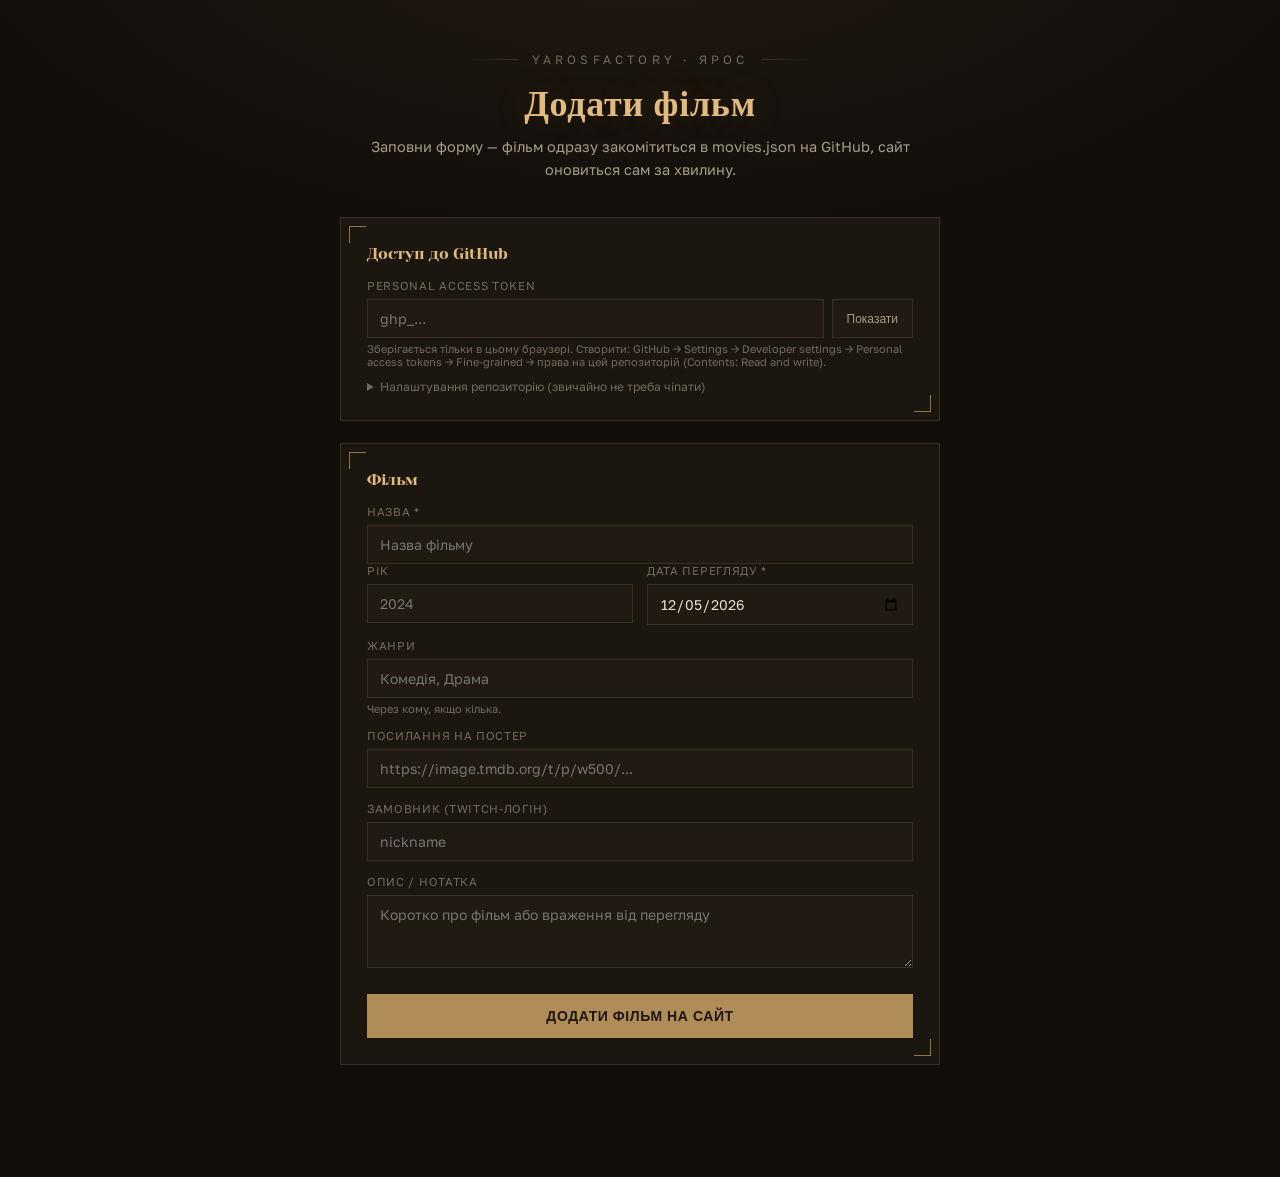
<file: add movie.html>
<!DOCTYPE html>
<html lang="uk">
<head>
<meta charset="UTF-8">
<meta name="viewport" content="width=device-width, initial-scale=1.0">
<title>Додати фільм — адмінка</title>
<link rel="preconnect" href="https://fonts.googleapis.com">
<link rel="preconnect" href="https://fonts.gstatic.com" crossorigin>
<link href="https://fonts.googleapis.com/css2?family=Yeseva+One&family=Golos+Text:wght@400;500;600;700&display=swap" rel="stylesheet">
<link rel="stylesheet" href="common.css">
<style>
  .wrap{ max-width:640px; padding:52px 20px 90px; }
  header{ margin-bottom:36px; }
  h1{ font-size:clamp(26px, 4vw, 36px); }
  .sub{ max-width:100%; }

  .panel{
    background:var(--panel); border:1px solid var(--border); padding:26px;
    margin-bottom:22px; position:relative;
  }
  .panel::before, .panel::after{ content:""; position:absolute; width:16px; height:16px; opacity:0.8; }
  .panel::before{ top:8px; left:8px; border-top:1px solid var(--gold); border-left:1px solid var(--gold); }
  .panel::after{ bottom:8px; right:8px; border-bottom:1px solid var(--gold); border-right:1px solid var(--gold); }

  .panel h2{
    font-family:'Yeseva One', serif; font-weight:400; font-size:16px;
    color:var(--gold-bright); margin:0 0 16px;
  }

  label{ display:block; font-size:11.5px; letter-spacing:0.06em; text-transform:uppercase; color:var(--text-mute); margin:14px 0 6px; }
  label:first-child{ margin-top:0; }
  input[type=text], input[type=number], input[type=date], input[type=password], textarea{
    width:100%; background:var(--panel-2); border:1px solid var(--border); color:var(--text);
    padding:10px 12px; font-family:'Golos Text', sans-serif; font-size:14px; outline:none;
    transition:border-color .2s; resize:vertical;
  }
  input:focus, textarea:focus{ border-color:var(--gold); }
  .row{ display:grid; grid-template-columns:1fr 1fr; gap:14px; }
  .hint{ font-size:11px; color:var(--text-mute); margin-top:4px; }

  .token-row{ display:flex; gap:8px; align-items:flex-end; }
  .token-row > div{ flex:1; }
  .token-row button{
    flex:0 0 auto; height:39px; padding:0 14px; background:var(--panel-2); border:1px solid var(--border);
    color:var(--text-dim); cursor:pointer; font-size:12px;
  }
  .token-row button:hover{ border-color:var(--gold); color:var(--text); }

  .submit-btn{
    width:100%; margin-top:22px; background:var(--gold); border:1px solid var(--gold); color:#1b1610;
    padding:13px; font-size:14px; font-weight:600; letter-spacing:0.04em; text-transform:uppercase;
    cursor:pointer; transition:background .15s;
  }
  .submit-btn:hover{ background:var(--gold-bright); }
  .submit-btn:disabled{ opacity:0.5; cursor:default; }

  .status{ margin-top:16px; padding:14px 16px; font-size:13.5px; line-height:1.6; display:none; }
  .status.show{ display:block; }
  .status.ok{ border:1px solid rgba(83,116,104,0.5); color:var(--teal); background:rgba(83,116,104,0.08); }
  .status.err{ border:1px solid #8a4a3d; color:#c98a7a; background:rgba(138,74,61,0.08); }
  .status a{ color:inherit; font-weight:600; }

  details{ margin-top:6px; }
  details summary{ font-size:12px; color:var(--text-mute); cursor:pointer; }
  details .row{ margin-top:12px; }
</style>
</head>
<body>

<div class="wrap">
  <header>
    <div class="eyebrow">yarosfactory · ярос</div>
    <h1>Додати фільм</h1>
    <p class="sub">Заповни форму — фільм одразу закомітиться в movies.json на GitHub, сайт оновиться сам за хвилину.</p>
  </header>

  <div class="panel">
    <h2>Доступ до GitHub</h2>
    <label for="ghToken">Personal Access Token</label>
    <div class="token-row">
      <div><input type="password" id="ghToken" placeholder="ghp_..."></div>
      <button type="button" id="toggleToken">Показати</button>
    </div>
    <p class="hint">Зберігається тільки в цьому браузері. Створити: GitHub → Settings → Developer settings → Personal access tokens → Fine-grained → права на цей репозиторій (Contents: Read and write).</p>

    <details>
      <summary>Налаштування репозиторію (звичайно не треба чіпати)</summary>
      <div class="row">
        <div>
          <label for="ghOwner">Власник репозиторію</label>
          <input type="text" id="ghOwner" value="yarosfactory-twitch">
        </div>
        <div>
          <label for="ghRepo">Репозиторій</label>
          <input type="text" id="ghRepo" value="movies">
        </div>
      </div>
      <div class="row">
        <div>
          <label for="ghPath">Файл</label>
          <input type="text" id="ghPath" value="movies.json">
        </div>
        <div>
          <label for="ghBranch">Гілка</label>
          <input type="text" id="ghBranch" value="main">
        </div>
      </div>
    </details>
  </div>

  <form class="panel" id="movieForm">
    <h2>Фільм</h2>
    <label for="fTitle">Назва *</label>
    <input type="text" id="fTitle" required placeholder="Назва фільму">

    <div class="row">
      <div>
        <label for="fYear">Рік</label>
        <input type="number" id="fYear" placeholder="2024">
      </div>
      <div>
        <label for="fWatched">Дата перегляду *</label>
        <input type="date" id="fWatched" required>
      </div>
    </div>

    <label for="fGenre">Жанри</label>
    <input type="text" id="fGenre" placeholder="Комедія, Драма">
    <p class="hint">Через кому, якщо кілька.</p>

    <label for="fPoster">Посилання на постер</label>
    <input type="text" id="fPoster" placeholder="https://image.tmdb.org/t/p/w500/...">

    <label for="fOrderedBy">Замовник (Twitch-логін)</label>
    <input type="text" id="fOrderedBy" placeholder="nickname">

    <label for="fNote">Опис / нотатка</label>
    <textarea id="fNote" rows="3" placeholder="Коротко про фільм або враження від перегляду"></textarea>

    <button type="submit" class="submit-btn" id="submitBtn">Додати фільм на сайт</button>

    <div class="status" id="statusBox"></div>
  </form>
</div>

<script>
const LS_KEYS = { token:'am_gh_token', owner:'am_gh_owner', repo:'am_gh_repo', path:'am_gh_path', branch:'am_gh_branch' };

const tokenInput = document.getElementById('ghToken');
const ownerInput = document.getElementById('ghOwner');
const repoInput = document.getElementById('ghRepo');
const pathInput = document.getElementById('ghPath');
const branchInput = document.getElementById('ghBranch');
const toggleBtn = document.getElementById('toggleToken');
const form = document.getElementById('movieForm');
const submitBtn = document.getElementById('submitBtn');
const statusBox = document.getElementById('statusBox');
const watchedInput = document.getElementById('fWatched');

// restore saved settings
tokenInput.value = localStorage.getItem(LS_KEYS.token) || '';
ownerInput.value = localStorage.getItem(LS_KEYS.owner) || ownerInput.value;
repoInput.value = localStorage.getItem(LS_KEYS.repo) || repoInput.value;
pathInput.value = localStorage.getItem(LS_KEYS.path) || pathInput.value;
branchInput.value = localStorage.getItem(LS_KEYS.branch) || branchInput.value;

// default watched date = today
const today = new Date();
watchedInput.value = today.getFullYear() + '-' + String(today.getMonth()+1).padStart(2,'0') + '-' + String(today.getDate()).padStart(2,'0');

[tokenInput, ownerInput, repoInput, pathInput, branchInput].forEach((el, i) => {
  const key = [LS_KEYS.token, LS_KEYS.owner, LS_KEYS.repo, LS_KEYS.path, LS_KEYS.branch][i];
  el.addEventListener('change', () => localStorage.setItem(key, el.value.trim()));
});

toggleBtn.addEventListener('click', () => {
  const isPw = tokenInput.type === 'password';
  tokenInput.type = isPw ? 'text' : 'password';
  toggleBtn.textContent = isPw ? 'Сховати' : 'Показати';
});

function showStatus(kind, html){
  statusBox.className = 'status show ' + kind;
  statusBox.innerHTML = html;
}

function decodeBase64Utf8(b64){
  return decodeURIComponent(escape(atob(b64.replace(/\n/g, ''))));
}
function encodeBase64Utf8(str){
  return btoa(unescape(encodeURIComponent(str)));
}
function slugify(str){
  return (str || 'movie').toString().trim().toLowerCase()
    .replace(/[^\p{L}\p{N}]+/gu, '-').replace(/^-+|-+$/g, '') || 'movie';
}

form.addEventListener('submit', async (e) => {
  e.preventDefault();
  statusBox.className = 'status';

  const token = tokenInput.value.trim();
  const owner = ownerInput.value.trim();
  const repo = repoInput.value.trim();
  const path = pathInput.value.trim();
  const branch = branchInput.value.trim() || 'main';

  if(!token){
    showStatus('err', 'Встав спочатку GitHub-токен.');
    return;
  }

  const title = document.getElementById('fTitle').value.trim();
  const yearVal = document.getElementById('fYear').value.trim();
  const watched = document.getElementById('fWatched').value;
  const genreVal = document.getElementById('fGenre').value.trim();
  const poster = document.getElementById('fPoster').value.trim();
  const orderedBy = document.getElementById('fOrderedBy').value.trim();
  const note = document.getElementById('fNote').value.trim();

  if(!title || !watched){
    showStatus('err', 'Заповни принаймні назву й дату перегляду.');
    return;
  }

  const movie = { title };
  if(yearVal) movie.year = parseInt(yearVal, 10);
  if(genreVal){
    const genres = genreVal.split(',').map(g => g.trim()).filter(Boolean);
    movie.genre = genres.length > 1 ? genres : genres[0];
  }
  movie.watched = watched;
  if(note) movie.note = note;
  if(poster) movie.poster = poster;
  if(orderedBy) movie.orderedBy = orderedBy;

  submitBtn.disabled = true;
  submitBtn.textContent = 'Зберігаю…';

  const apiUrl = `https://api.github.com/repos/${owner}/${repo}/contents/${path}`;
  const headers = {
    'Authorization': `token ${token}`,
    'Accept': 'application/vnd.github+json'
  };

  try{
    const getRes = await fetch(`${apiUrl}?ref=${encodeURIComponent(branch)}`, { headers });
    if(!getRes.ok){
      if(getRes.status === 401) throw new Error('Токен недійсний або прострочений.');
      if(getRes.status === 404) throw new Error('Файл або репозиторій не знайдено — перевір налаштування нижче.');
      throw new Error(`Помилка читання файлу (${getRes.status}).`);
    }
    const getData = await getRes.json();
    const currentContent = decodeBase64Utf8(getData.content);
    let arr;
    try{
      arr = JSON.parse(currentContent);
    }catch(parseErr){
      throw new Error('movies.json пошкоджений або не є валідним JSON — перевір файл на GitHub вручну.');
    }
    if(!Array.isArray(arr)) throw new Error('movies.json має бути масивом.');

    arr.push(movie);
    const newContent = JSON.stringify(arr, null, 2) + '\n';

    const putRes = await fetch(apiUrl, {
      method: 'PUT',
      headers: { ...headers, 'Content-Type': 'application/json' },
      body: JSON.stringify({
        message: `Додано фільм: ${title}`,
        content: encodeBase64Utf8(newContent),
        sha: getData.sha,
        branch: branch
      })
    });

    if(!putRes.ok){
      if(putRes.status === 409) throw new Error('Файл змінився паралельно (конфлікт версій) — онови сторінку і спробуй ще раз.');
      if(putRes.status === 403) throw new Error('Токену бракує прав на запис (Contents: Read and write) для цього репозиторію.');
      throw new Error(`Помилка запису (${putRes.status}).`);
    }

    showStatus('ok', `«${title}» додано! Сайт оновиться протягом хвилини — <a href="movie.html?id=${encodeURIComponent(slugify(title))}" target="_blank">перевірити сторінку фільму →</a>`);
    form.reset();
    watchedInput.value = today.getFullYear() + '-' + String(today.getMonth()+1).padStart(2,'0') + '-' + String(today.getDate()).padStart(2,'0');
  }catch(err){
    showStatus('err', escapeHtml(err.message));
  }finally{
    submitBtn.disabled = false;
    submitBtn.textContent = 'Додати фільм на сайт';
  }
});

function escapeHtml(str){
  const d = document.createElement('div');
  d.textContent = str ?? '';
  return d.innerHTML;
}
</script>

</body>
</html>
</file>
<file: common.css>
/* ===== Спільні стилі для всіх сторінок сайту ===== */
:root{
  --bg:#120e0a;
  --bg-glow: radial-gradient(1200px 600px at 50% -10%, rgba(176,141,87,0.10), transparent 60%);
  --panel:#1b1610;
  --panel-2:#211a12;
  --border:#3a2f20;
  --border-soft: rgba(176,141,87,0.25);
  --gold:#b08d57;
  --gold-bright:#e0bb7d;
  --teal:#537468;
  --text:#e9e0cd;
  --text-dim:#a89b83;
  --text-mute:#75695a;
}

*{box-sizing:border-box;}
html{scroll-behavior:smooth;}
body{
  margin:0;
  background: var(--bg-glow), var(--bg);
  color:var(--text);
  font-family:'Golos Text', sans-serif;
  min-height:100vh;
  -webkit-font-smoothing:antialiased;
  overflow-x:hidden;
}

.wrap{ max-width:1100px; margin:0 auto; padding:52px 16px 90px; }

header{ text-align:center; margin-bottom:36px; }
.eyebrow{
  font-size:12px; letter-spacing:0.35em; text-transform:uppercase; color:var(--text-mute);
  margin-bottom:16px; display:flex; align-items:center; justify-content:center; gap:14px;
}
.eyebrow::before, .eyebrow::after{ content:""; height:1px; width:48px; background:linear-gradient(90deg, transparent, var(--border-soft)); }
.eyebrow::after{ background:linear-gradient(90deg, var(--border-soft), transparent); }

h1{
  font-family:'Spectral', serif; font-weight:600; font-size:clamp(28px, 4.5vw, 44px);
  letter-spacing:0.02em; margin:0 0 10px; color:var(--gold-bright);
  text-shadow:0 0 40px rgba(224,187,125,0.18);
}
.sub{ color:var(--text-dim); font-size:14.5px; max-width:480px; margin:0 auto; line-height:1.6; }

.pagenav{ margin-top:20px; display:flex; gap:18px; justify-content:center; flex-wrap:wrap; }
.pagenav a{
  color:var(--text-mute); font-size:12px; letter-spacing:0.08em; text-transform:uppercase;
  text-decoration:none; border-bottom:1px solid var(--border); padding-bottom:2px;
  transition:color .15s, border-color .15s; background:none; border-top:none; border-left:none; border-right:none;
  cursor:pointer; font-family:inherit;
}
.pagenav a:hover{ color:var(--gold-bright); border-color:var(--gold); }

.auth-widget{
  margin-top:14px; display:flex; gap:14px; align-items:center; justify-content:center;
  flex-wrap:wrap; font-size:12px;
}
.auth-widget a, .auth-widget button{
  color:var(--text-mute); text-decoration:none; border-bottom:1px solid var(--border);
  background:none; border-top:none; border-left:none; border-right:none;
  cursor:pointer; font-family:inherit; font-size:12px; padding:0 0 2px;
  transition:color .15s, border-color .15s;
}
.auth-widget a:hover, .auth-widget button:hover{ color:var(--gold-bright); border-color:var(--gold); }
.auth-widget .auth-name{ color:var(--gold-bright); font-weight:600; border:none; padding:0; }
.auth-widget .auth-login{
  border:1px solid var(--gold); padding:7px 16px; color:var(--gold-bright);
  text-transform:uppercase; letter-spacing:0.05em; font-size:11px;
}
.auth-widget .auth-login:hover{ background:var(--gold); color:#1b1610; }

.live-badge{
  text-align:center; margin-top:14px;
}
.live-badge a{
  display:inline-block; color:#e05252; text-decoration:none; font-size:12px; font-weight:600;
  letter-spacing:0.03em; border:1px solid #e05252; padding:6px 14px;
  background:rgba(224,82,82,0.08); animation:liveBlink 2s ease-in-out infinite;
  transition:background .15s, color .15s;
}
.live-badge a:hover{ background:#e05252; color:#1b1610; }
@keyframes liveBlink{
  0%, 100%{ box-shadow:0 0 0 rgba(224,82,82,0); }
  50%{ box-shadow:0 0 12px rgba(224,82,82,0.5); }
}

.status-tag{
  display:inline-flex; align-items:center; gap:6px;
  font-size:11px; letter-spacing:0.14em; text-transform:uppercase;
  padding:6px 12px; border:1px solid var(--border-soft); color:var(--gold-bright);
  margin-bottom:14px;
}
.status-tag.watched{ color:var(--teal); border-color:rgba(83,116,104,0.4); }
.status-tag.planned, .status-tag.today-empty{ color:var(--text-mute); border-color:var(--border); }
.status-tag .dot{ width:6px; height:6px; border-radius:50%; background:currentColor; }

.bar{ display:flex; gap:3px; max-width:200px; }
.bar span{ height:5px; flex:1; background:var(--panel-2); border:1px solid var(--border); }
.bar span.filled{ background:var(--gold); border-color:var(--gold-bright); }

.badge-rating{
  position:absolute; top:8px; left:8px; z-index:2;
  background:rgba(18,14,10,0.82); border:1px solid var(--border-soft); color:var(--gold-bright);
  font-size:11px; font-weight:600; letter-spacing:0.03em; padding:4px 8px;
  display:flex; align-items:center; gap:4px;
}
.badge-rating svg{ width:10px; height:10px; fill:var(--gold-bright); }

.twitch-link{
  display:inline-flex; align-items:center; gap:8px; margin-top:16px;
  border:1px solid var(--gold); color:var(--gold-bright); text-decoration:none;
  padding:10px 20px; font-size:13px; letter-spacing:0.05em; text-transform:uppercase;
  transition:background .18s, color .18s;
}
.twitch-link:hover{ background:var(--gold); color:#1b1610; }

.empty-state{
  text-align:center; padding:60px 20px; color:var(--text-mute); font-size:14px;
  border:1px dashed var(--border); margin-top:20px;
}

/* ---------- Viewer rating ---------- */
.viewer-rating h3{
  font-family:'Spectral', serif; font-weight:600; font-size:16px;
  color:var(--gold-bright); margin:0 0 10px;
}
.rating-avg{ font-size:14px; color:var(--text); margin-bottom:14px; }
.rate-hint{ font-size:11.5px; color:var(--text-mute); margin-bottom:8px; }
.rate-picker{ display:flex; gap:5px; flex-wrap:wrap; }
.rate-picker button{
  width:30px; height:30px; border:1px solid var(--border); background:var(--panel-2);
  color:var(--text-dim); font-family:'Golos Text', sans-serif; font-size:12.5px; font-weight:600;
  cursor:pointer; transition:background .12s, border-color .12s, color .12s;
}
.rate-picker button:hover{ border-color:var(--gold); }
.rate-picker button.active{ background:var(--gold); border-color:var(--gold-bright); color:#1b1610; }

/* ---------- Reactions ---------- */
.reactions{ display:flex; gap:8px; flex-wrap:wrap; }
.reaction-btn{
  display:flex; flex-direction:column; align-items:center; gap:3px;
  background:var(--panel-2); border:1px solid var(--border);
  padding:8px 12px; cursor:pointer; font-family:inherit;
  transition:border-color .15s, transform .1s;
}
.reaction-btn:hover{ border-color:var(--gold); }
.reaction-btn:active{ transform:scale(0.94); }
.reaction-btn.reacted{ border-color:var(--gold-bright); background:rgba(224,187,125,0.08); }
.reaction-btn .emoji{ font-size:18px; line-height:1; }
.reaction-btn .count{ font-size:11px; color:var(--text-mute); }
.reaction-btn.reacted .count{ color:var(--gold-bright); }

/* ---------- Comments ---------- */
.comments h3{
  font-family:'Spectral', serif; font-weight:600; font-size:16px;
  color:var(--gold-bright); margin:0 0 14px;
}
.comment-form{ display:flex; flex-direction:column; gap:8px; margin-bottom:20px; }
.comment-form input, .comment-form textarea{
  background:var(--panel-2); border:1px solid var(--border); color:var(--text);
  padding:10px 12px; font-family:'Golos Text', sans-serif; font-size:13.5px; outline:none;
  resize:vertical; transition:border-color .2s;
}
.comment-form input::placeholder, .comment-form textarea::placeholder{ color:var(--text-mute); }
.comment-form input:focus, .comment-form textarea:focus{ border-color:var(--gold); }
.comment-form button{
  align-self:flex-end;
  background:var(--gold); border:1px solid var(--gold); color:#1b1610;
  padding:9px 20px; font-size:12.5px; letter-spacing:0.05em; text-transform:uppercase;
  cursor:pointer; font-weight:600; transition:background .15s;
}
.comment-form button:hover{ background:var(--gold-bright); }
.comment-form button:disabled{ opacity:0.5; cursor:default; }
.comment-hint{ font-size:11px; color:var(--text-mute); }
.comment-error{ font-size:12px; color:#c98a7a; margin-top:2px; }
.comment-as{ font-size:13px; color:var(--text-dim); }
.comment-as strong{ color:var(--gold-bright); }

.comment-list{ display:flex; flex-direction:column; gap:12px; }
.comment-item{ border:1px solid var(--border); background:var(--panel); padding:12px 14px; }
.comment-item .c-head{ display:flex; justify-content:space-between; align-items:baseline; margin-bottom:6px; gap:10px; }
.comment-item .c-name{ font-size:12.5px; color:var(--gold-bright); font-weight:600; }
.comment-item .c-date{ font-size:10.5px; color:var(--text-mute); white-space:nowrap; }
.comment-item .c-text{ font-size:13.5px; color:var(--text-dim); line-height:1.5; white-space:pre-wrap; word-break:break-word; }
.comments-empty{ font-size:13px; color:var(--text-mute); text-align:center; padding:14px 0; }
.comments-loading{ font-size:12px; color:var(--text-mute); text-align:center; padding:10px 0; }

.empty-mini{ font-size:13px; color:var(--text-mute); text-align:center; padding:20px 0; }

/* ---------- Wishlist cards (wishlist.html, my-wishlist.html) ---------- */
.wish-grid{ display:grid; grid-template-columns:repeat(auto-fill, minmax(150px, 1fr)); gap:18px 14px; }
.wish-card{ background:var(--panel); border:1px solid var(--border); overflow:hidden; cursor:pointer; transition:border-color .15s; }
.wish-card:hover{ border-color:var(--gold); }
.wish-poster{
  aspect-ratio:2/3; background:var(--panel-2) center/cover no-repeat; position:relative;
}
.wish-poster img{ position:absolute; inset:0; width:100%; height:100%; object-fit:cover; }
.wish-poster .no-poster{
  position:absolute; inset:0; display:flex; align-items:center; justify-content:center;
  text-align:center; padding:10px; font-family:'Spectral', serif; font-size:13px; color:var(--text-mute);
}
.wish-info{ padding:10px 12px 12px; }
.wish-info h3{ font-family:'Spectral', serif; font-weight:600; font-size:13.5px; color:var(--text); margin:0 0 4px; line-height:1.3; }
.wish-info .meta{ font-size:10.5px; color:var(--text-mute); margin-bottom:6px; }
.wish-info .wanted{ font-size:11px; color:var(--teal); }
.wish-info .wanted strong{ color:var(--gold-bright); }

.publish-link{
  font-size:11px; color:var(--gold-bright); text-decoration:none;
  border-bottom:1px solid var(--border); white-space:nowrap;
  transition:border-color .15s;
}
.publish-link:hover{ border-color:var(--gold-bright); }
.wish-info .publish-link{ display:inline-block; margin-top:8px; }

footer{ text-align:center; margin-top:60px; color:var(--text-mute); font-size:12px; letter-spacing:0.05em; }

/* ---------- Poster grid (archive, my-orders) ---------- */
.grid{ display:grid; grid-template-columns:repeat(auto-fill, minmax(170px, 1fr)); gap:20px 16px; }

.card{
  position:relative; opacity:0; transform:translateY(14px);
  animation:reveal .5s ease forwards; cursor:pointer;
}
@keyframes reveal{ to{ opacity:1; transform:translateY(0); } }

.poster{
  position:relative; aspect-ratio:2/3; width:100%;
  border:1px solid var(--border); background:var(--panel) center/cover no-repeat;
  overflow:hidden; transition:border-color .2s, box-shadow .2s;
}
.card:hover .poster{ border-color:var(--gold); box-shadow:0 0 28px rgba(176,141,87,0.16); }
.poster img{ position:absolute; inset:0; width:100%; height:100%; object-fit:cover; transition:transform .35s ease; }
.card:hover .poster img{ transform:scale(1.05); }

.poster .no-poster{
  position:absolute; inset:0; display:flex; align-items:center; justify-content:center;
  text-align:center; padding:14px; font-family:'Spectral', serif; font-size:16px; color:var(--text-mute);
  background:radial-gradient(120% 120% at 20% 0%, rgba(176,141,87,0.10), transparent 60%), var(--panel-2);
}

.poster .corner-tr, .poster .corner-br{ content:""; position:absolute; width:12px; height:12px; opacity:0.8; z-index:2; }
.poster .corner-tr{ top:6px; right:6px; border-top:1px solid var(--gold-bright); border-right:1px solid var(--gold-bright); }
.poster .corner-br{ bottom:6px; left:6px; border-bottom:1px solid var(--gold-bright); border-left:1px solid var(--gold-bright); }

.badge-genre{
  position:absolute; top:8px; right:8px; left:62px; z-index:2; background:rgba(18,14,10,0.88); border:1px solid var(--border);
  color:var(--teal); font-size:9.5px; text-transform:uppercase; letter-spacing:0.05em; padding:4px 7px;
  text-align:right; white-space:nowrap; overflow:hidden; text-overflow:ellipsis;
}

.poster-overlay{
  position:absolute; left:0; right:0; bottom:0; padding:30px 10px 10px;
  background:linear-gradient(180deg, transparent, rgba(6,4,2,0.75) 45%, rgba(6,4,2,0.98) 100%); z-index:1;
}
.poster-overlay .date{ font-size:10px; letter-spacing:0.06em; text-transform:uppercase; color:var(--text-dim); font-weight:600; text-shadow:0 1px 3px rgba(0,0,0,0.8); }

.card h2{ font-family:'Spectral', serif; font-weight:600; font-size:14.5px; color:var(--text); margin:8px 0 0; line-height:1.3; }
.card .meta{ font-size:11px; color:var(--text-mute); margin-top:3px; }

.empty{
  text-align:center; padding:60px 20px; color:var(--text-mute); font-size:14px;
  border:1px dashed var(--border); grid-column:1/-1;
}

@media (prefers-reduced-motion: reduce){
  .card{ animation:none; opacity:1; transform:none; }
  html{ scroll-behavior:auto; }
}
</file>
